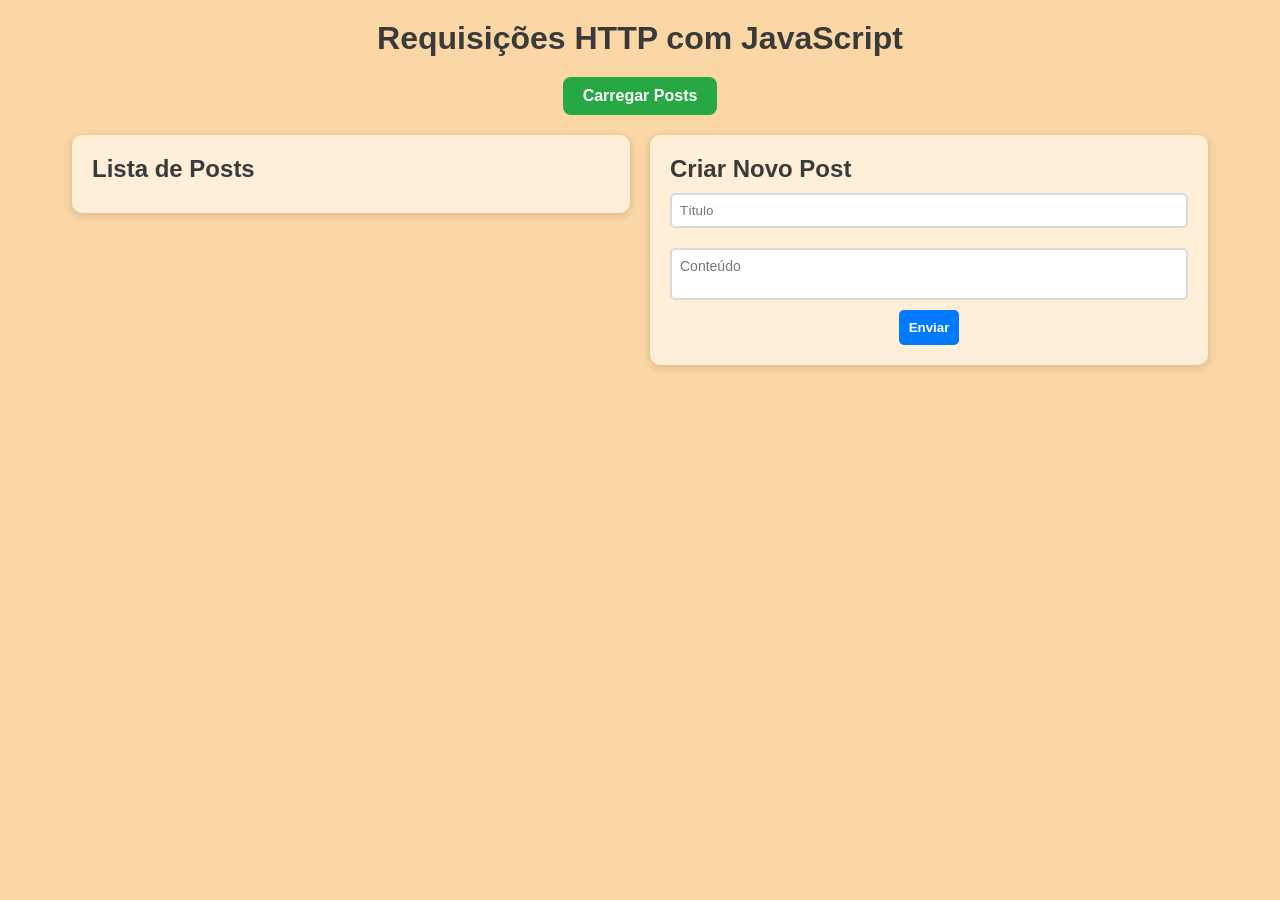
<file: web/atividades-web/TDE/TDE03/index.html>
<!DOCTYPE html>
<html lang="pt-BR">
<head>
    <meta charset="UTF-8">
    <meta name="viewport" content="width=device-width, initial-scale=1.0">
    <title>Requisições HTTP com JavaScript</title>
    <link rel="stylesheet" href="style.css">
</head>
<body>

    <h1>Requisições HTTP com JavaScript</h1>

    <button id="btnCarregar">Carregar Posts</button>

    <div class="container">
        
        <div class="bloco" id="bloco-posts">

            <h2>Lista de Posts</h2>
            <div id="resultado"></div>

        </div>

        <div class="bloco" id="bloco-form">

            <h2 id="titulo-form">Criar Novo Post</h2>

            <form id="mini-form">

                <input type="text" id="titulo" placeholder="Título" required>

                <textarea id="conteudo" placeholder="Conteúdo" required></textarea>

                <button type="submit">Enviar</button>

            </form>

        </div>

    </div>

    <script src="script.js"></script>

</body>
</html>
</file>
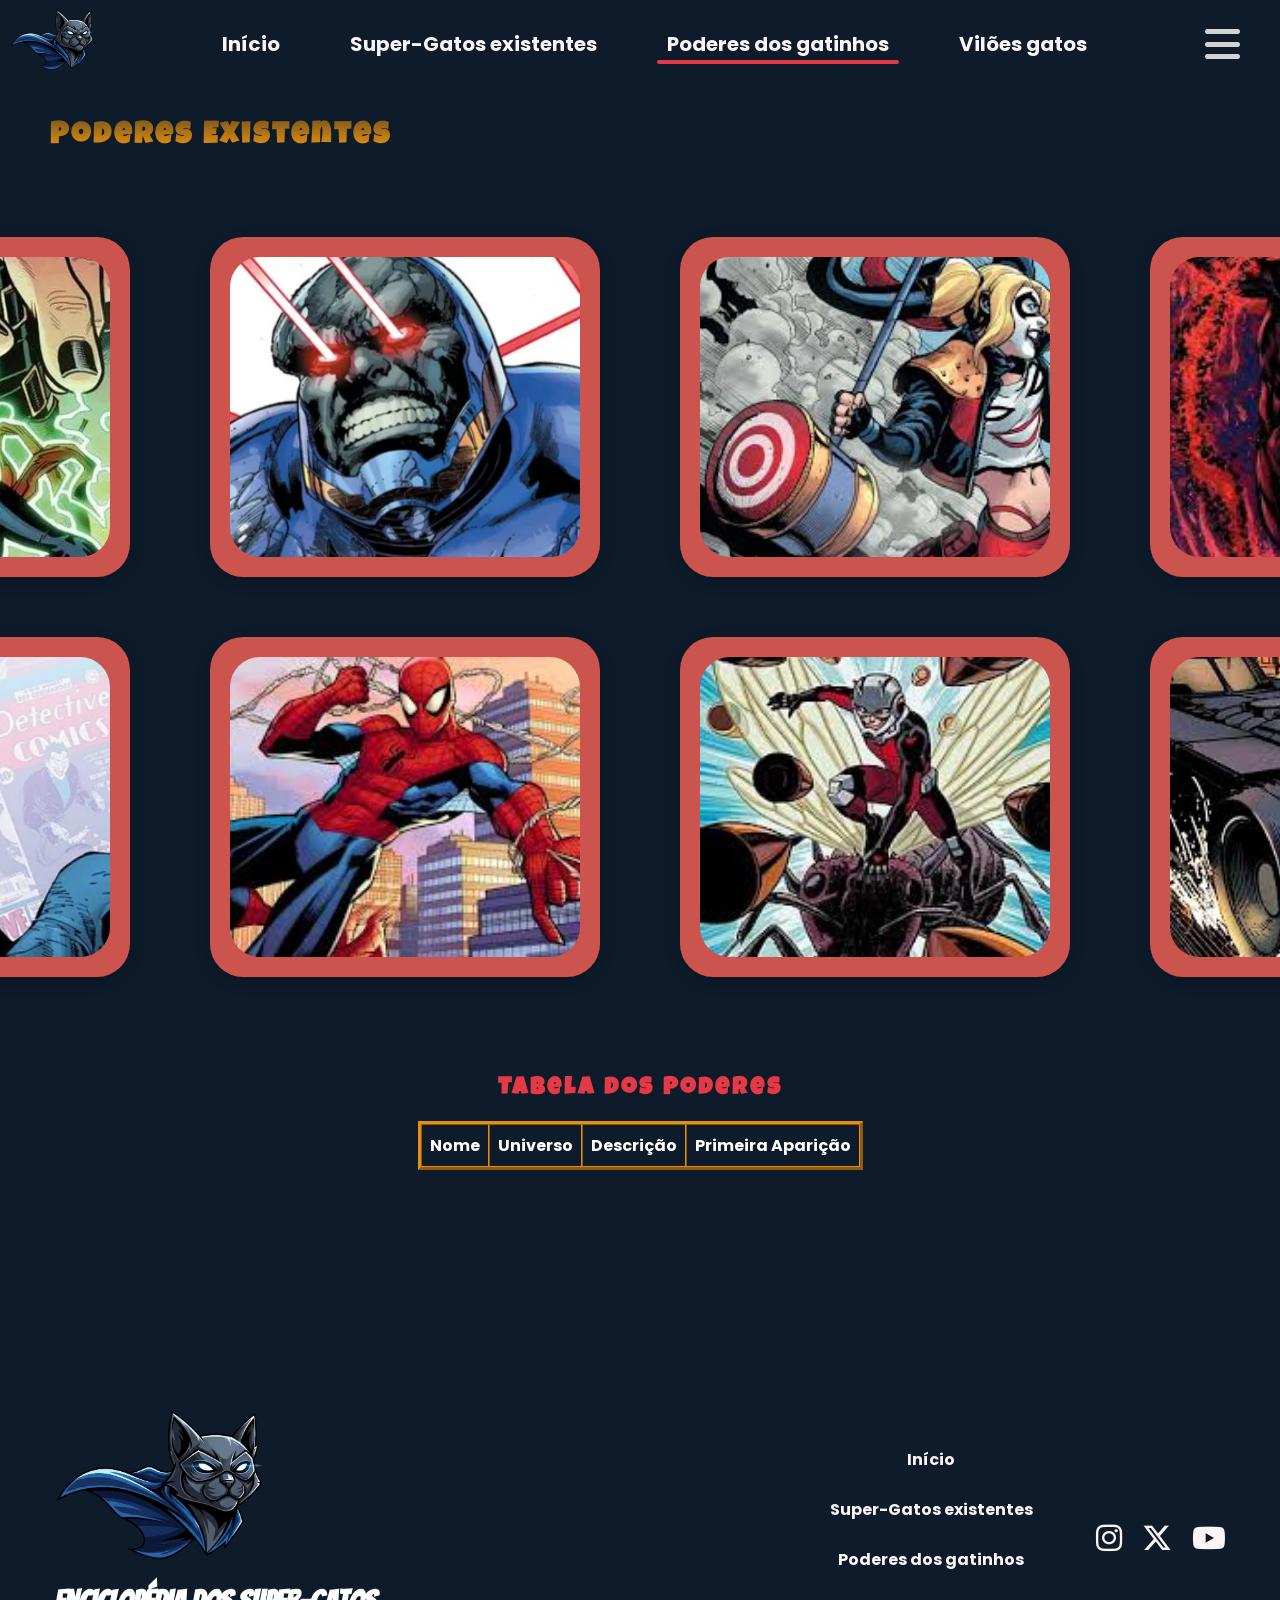
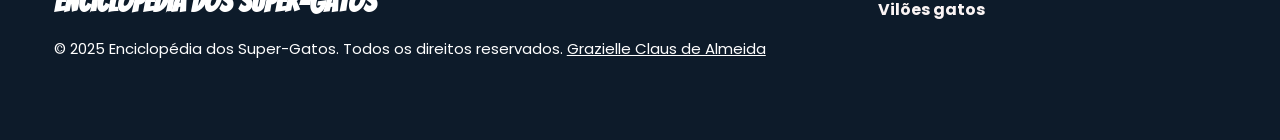
<file: web/enciclopedia/poderes.html>
<!DOCTYPE html>
<html lang="pt-br">
<head>

    <meta charset="UTF-8">
    <meta name="viewport" content="width=device-width, initial-scale=1.0">
    <link rel="stylesheet" href="https://cdnjs.cloudflare.com/ajax/libs/font-awesome/6.5.2/css/all.min.css">
    <link rel="stylesheet" href="poderes.css">
    <title>Página Poderes - Enciclopédia dos Super-Gatos</title>

</head>
<body>
    
    <header>

        <section>

            <div class="logo-site">

                <img src="imagens/logo-site.png" alt="logo do site" height="60">

            </div>

            <nav class="cabecalho">

                <a href="pagina-inicial.html">Início</a>
                <a href="super-gatos.html">Super-Gatos existentes</a>
                <a href="poderes.html" class="ativo">Poderes dos gatinhos</a>
                <a href="viloes-gatos.html">Vilões gatos</a>

            </nav>

            <div class="sanduiche">

                <i class="fa-solid fa-bars"></i>

            </div>
                
        </section>

    </header>

    <main>

        <h2 style="padding-left: 50px; font-size: 30px; color: #e48f0f; padding-top: 10px;">Poderes Existentes</h2>

        <div class="cards-containers">

            <div class="cards-containers-cima">

                <article class="card">

                    <img src="imagens/loki-poder.png" alt="Loki Poder">

                </article>

                <article class="card">

                    <img src="imagens/darkseid-poder.png" alt="Darkseid Poder">

                </article>

                <article class="card">

                    <img src="imagens/alerquina-poder.png" alt="Alerquina Poder">

                </article>

                <article class="card">

                    <img src="imagens/arraia-negra-poder.png" alt="Arraia negra Poder">

                </article>

            </div>

            <div class="cards-containers-baixo">

                <article class="card">

                    <img src="imagens/coringa-poder.png" alt="Coringa Poder">

                </article>

                <article class="card">

                    <img src="imagens/homem-aranha-poder.png" alt="Homem-aranha Poder">

                </article>

                <article class="card">

                    <img src="imagens/homem-formiga-poder.png" alt="Homem-formiga Poder">

                </article>

                <article class="card">

                    <img src="imagens/batman-poder.png" alt="Batman Poder">

                </article>

            </div>

        </div>

        <section class="tabela-poderes">

            <h2>Tabela dos Poderes</h2>

            <table border="3" cellspacing="0" cellpadding="8" style="border-color: #e48f0f;">

                <thead>

                    <tr>

                        <th>Nome</th>
                        <th>Universo</th>
                        <th>Descrição</th>
                        <th>Primeira Aparição</th>

                    </tr>

                </thead>

                <tbody>

                </tbody>

            </table>

        </section>

    </main>

    <footer>
            
        <div>

            <div class="logo-site-footer">

                <img src="imagens/logo-site.png" alt="logo do site" height="150">
                <h1>Enciclopédia dos Super-Gatos</h1>

            </div>

            <div>

                <span>
                    
                    © 2025 Enciclopédia dos Super-Gatos. Todos os direitos reservados. 
                    <a 
                        href="https://www.linkedin.com/in/grazielle-claus-de-almeida-988881357/"
                        style="color: white;">
                        Grazielle Claus de Almeida
                    </a>
                
                </span>

            </div>

        </div>

        <nav>

            <a href="pagina-inicial.html">Início</a>
            <a href="super-gatos.html">Super-Gatos existentes</a>
            <a href="poderes.html">Poderes dos gatinhos</a>
            <a href="viloes-gatos.html">Vilões gatos</a>

        </nav>

        <ul class="footer-icons">

            <li><a href="https://www.instagram.com/reel/DAZp8bmyWS6/"><i class="fa-brands fa-instagram"></a></i></li>
            <li><a href="https://x.com/LostMemeArchive/status/1959150614287720703"><i class="fa-brands fa-x-twitter"></a></i></li>
            <li><a href="https://www.youtube.com/watch?v=kvxCU_lQwKM"><i class="fa-brands fa-youtube"></a></i></li>
                
        </ul>

    </footer>

    <!-- <script src="poderes.js" ></script> -->

</body>
</html>
</file>
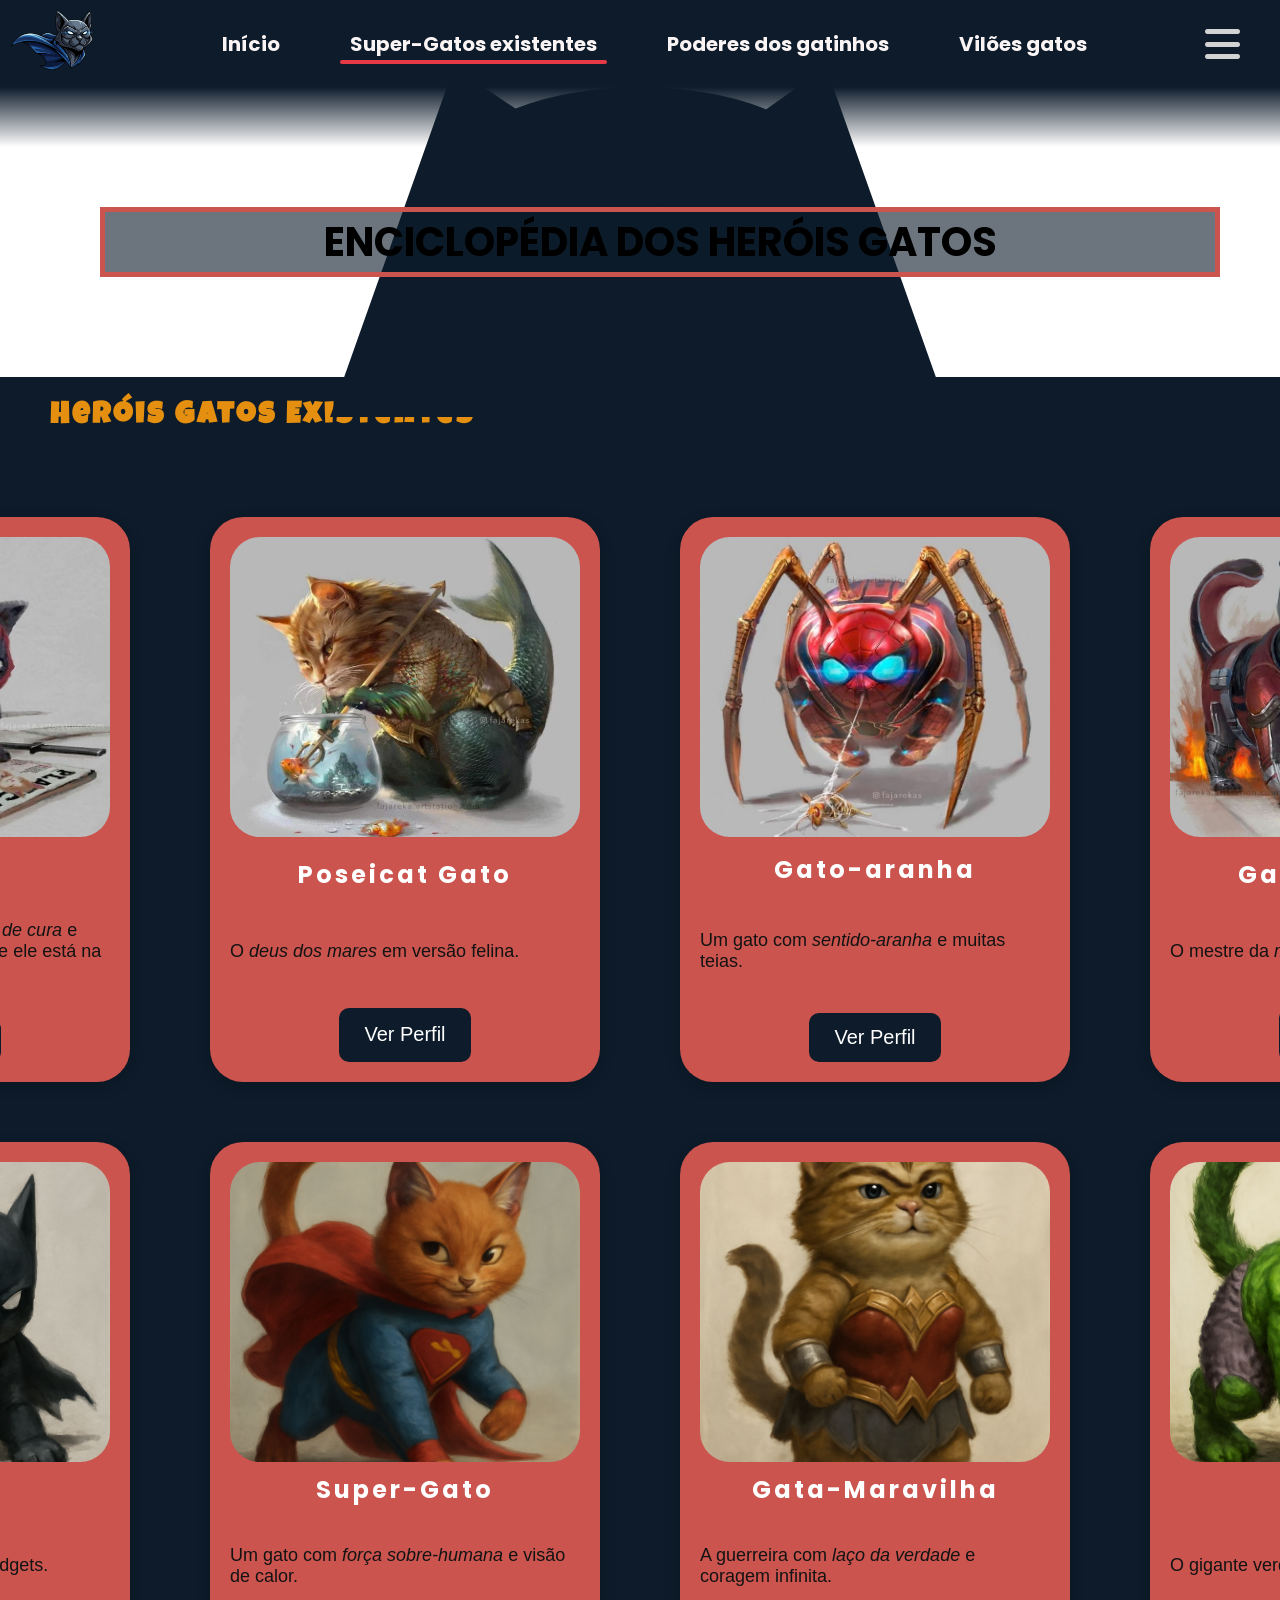
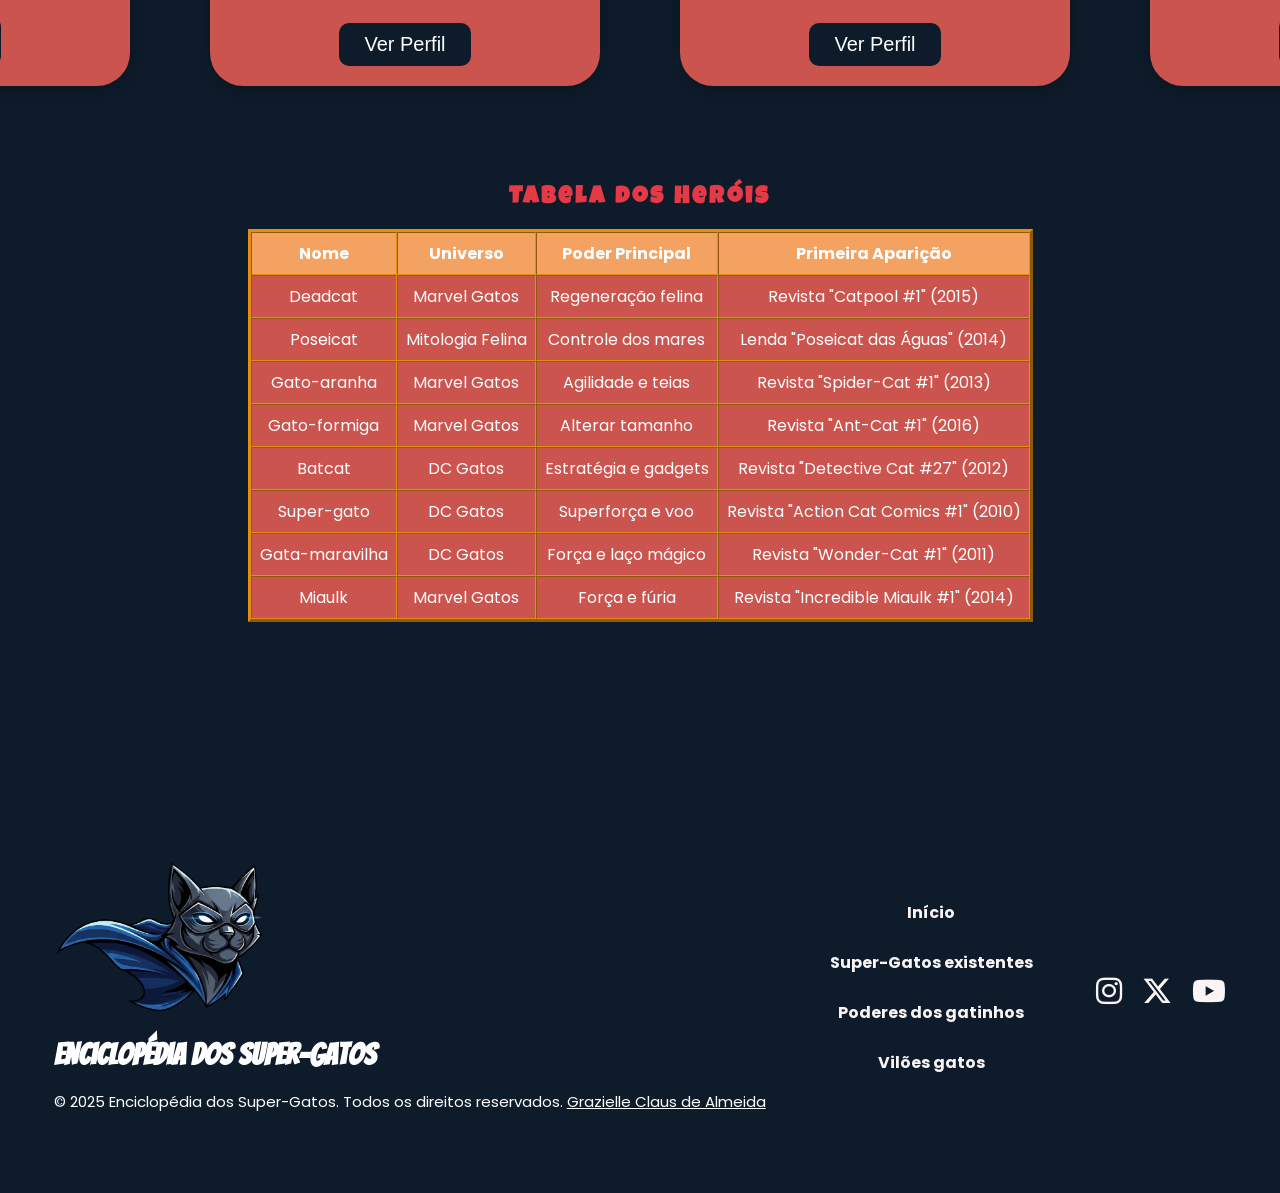
<file: web/enciclopedia/super-gatos.html>
<!DOCTYPE html>
<html lang="pt-br">
<head>

    <meta charset="UTF-8">
    <meta name="viewport" content="width=device-width, initial-scale=1.0">
    <link rel="stylesheet" href="https://cdnjs.cloudflare.com/ajax/libs/font-awesome/6.5.2/css/all.min.css">
    <link rel="stylesheet" href="super-gatos.css">
    <title>Página Inicial- Enciclopédia dos Super-Gatos</title>

</head>
<body>
    
    <header>

        <section>

            <div class="logo-site">

                <img src="imagens/logo-site.png" alt="logo do site" height="60">

            </div>

            <nav class="cabecalho">

                <a href="pagina-inicial.html">Início</a>
                <a href="super-gatos.html" class="ativo">Super-Gatos existentes</a>
                <a href="poderes.html">Poderes dos gatinhos</a>
                <a href="viloes-gatos.html">Vilões gatos</a>

            </nav>

            <div class="sanduiche">

                <i class="fa-solid fa-bars"></i>

            </div>
                
        </section>

    </header>

    <main>

        <div class="banner">

            <h1>ENCICLOPÉDIA DOS HERÓIS GATOS</h1>

        </div>

        <h2 style="padding-left: 50px; font-size: 30px; color: #e48f0f;">Heróis Gatos Existentes</h2>

        <div class="cards-containers">

            <div class="cards-containers-cima">

                <article class="card">

                    <img src="imagens/deadpool-gato.jpg" alt="Deadpool Gato">
                    <h2>Deadcat</h2>
                    <p>
                        O mercenário felino com <i>fator de cura</i> e muita zoeira!
                        Espera... Por que ele está na sessão de heróis??!
                    </p>
                    <button class="open-popup" data-popup="popup1">Ver Perfil</button>

                </article>

                <div id="popup1" class="popup-overlay">

                    <div class="popup-content">

                        <span class="popup-close" data-popup="popup1">&times;</span>
                        <h2><b>Deadcat</b></h2>
                        <img src="imagens/deadpool-gato.jpg" alt="Deadpool Gato">

                        <ul>
                            
                            <h3>⮑ Habilidades ⮐</h3>
                            <li><i>Regeneração rápida</i></li>
                            <li><i>Agilidade felina</i></li>
                            <li><i>Armas afiadas</i></li>

                        </ul>

                        <ol>

                            <h3>⮑ Feitos ⮐</h3>
                            <li>Derrotou uma gangue de ratos ninjas.</li>
                            <li>Sobreviveu a uma explosão de caixa de areia.</li>
                            <li>Virou meme interdimensional.</li>

                        </ol>

                        <p>Frase marcante: "Eu sou o <mark>caos</mark> em forma de gato!"</p>

                    </div>
                    
                </div>

                <article class="card">

                    <img src="imagens/poseidon-gato.png" alt="Poseidon Gato">
                    <h2>Poseicat Gato</h2>
                    <p>O <i>deus dos mares</i> em versão felina.</p>

                    <button class="open-popup" data-popup="popup2">Ver Perfil</button>

                </article>

                <div id="popup2" class="popup-overlay">

                    <div class="popup-content">
                        
                        <span class="popup-close" data-popup="popup2">&times;</span>
                        <h2><b>Poseicat</b></h2>
                        <img src="imagens/poseidon-gato.png" alt="Poseidon Gato">

                        <ul>

                            <h3>⮑ Habilidades ⮐</h3>
                            <li><i>Controle das águas</i></li>
                            <li><i>Força sobre-gatônica</i></li>
                            <li><i>Respiração subaquática</i></li>

                        </ul>

                        <ol>

                            <h3>⮑ Feitos ⮐</h3>
                            <li>Salvou navios cheios de peixes.</li>
                            <li>Derrotou o tubarão-cão.</li>
                            <li>Criou a tsunami de arranhadores.</li>

                        </ol>

                        <p>Frase marcante: "Quem domina o <mark>oceano</mark>, domina o mundo!"</p>

                    </div>

                </div>

                <article class="card">

                    <img src="imagens/homem-aranha-gato.jpg" alt="Homem-aranha Gato">
                    <h2>Gato-aranha</h2>
                    <p>Um gato com <i>sentido-aranha</i> e muitas teias.</p>
                    <button class="open-popup" data-popup="popup3">Ver Perfil</button>

                </article>

                  <div id="popup3" class="popup-overlay">

                    <div class="popup-content">
                        
                        <span class="popup-close" data-popup="popup3">&times;</span>
                        <h2><b>Gato-Aranha</b></h2>
                        <img src="imagens/homem-aranha-gato.jpg" alt="Homem-aranha Gato">

                        <ul>

                            <h3>⮑ Habilidades ⮐</h3>
                            <li><i>Escalar paredes</i></li>
                            <li><i>Sentido felino-aranha</i></li>
                            <li><i>Disparo de teias</i></li>

                        </ul>

                        <ol>

                            <h3>⮑ Feitos ⮐</h3>
                            <li>Salvou gatinhos presos em árvores.</li>
                            <li>Impediu um assalto a uma pet shop.</li>
                            <li>Derrotou o rato-duende.</li>

                        </ol>

                        <p>Frase marcante: "Com grandes <mark>garras</mark>, vêm grandes responsabilidades."</p>

                    </div>

                </div>

                <article class="card">

                    <img src="imagens/homem-formiga-gato.jpg" alt="Homem-formiga Gato">
                    <h2>Gato-formiga</h2>
                    <p>O mestre da <i>mudança de tamanho</i>.</p>
                    <button class="open-popup" data-popup="popup4">Ver Perfil</button>

                </article>

                <div id="popup4" class="popup-overlay">

                    <div class="popup-content">

                        <span class="popup-close" data-popup="popup4">&times;</span>
                        <h2><b>Gato-Formiga</b></h2>
                        <img src="imagens/homem-formiga-gato.jpg" alt="Homem-formiga Gato">

                        <ul>

                            <h3>⮑ Habilidades ⮐</h3>
                            <li><i>Miniaturização</i></li>
                            <li><i>Crescimento gigante</i></li>
                            <li><i>Comunicação com formigas</i></li>

                        </ul>

                        <ol>

                            <h3>⮑ Feitos ⮐</h3>
                            <li>Entrou num buraco de rato e venceu.</li>
                            <li>Virou gigante e espantou cachorros.</li>
                            <li>Organizou um exército de formigas aliadas.</li>

                        </ol>

                        <p>Frase marcante: "O tamanho não importa, o que vale é o <mark>instinto felino</mark>."</p>

                    </div>

                </div>

            </div>

            <div class="cards-containers-baixo">

                <article class="card">

                    <img src="imagens/batman-gato.png" alt="Batman Gato">
                    <h2>Batcat</h2>
                    <p>Um felino com <i>estratégia</i> e gadgets.</p>
                    <button class="open-popup" data-popup="popup5">Ver Perfil</button>

                </article>

                <div id="popup5" class="popup-overlay">

                    <div class="popup-content">

                        <span class="popup-close" data-popup="popup5">&times;</span>
                        <h2><b>Batcat</b></h2>
                        <img src="imagens/batman-gato.png" alt="Batman Gato">

                        <ul>

                            <h3>⮑ Habilidades ⮐</h3>
                            <li><i>Inteligência estratégica</i></li>
                            <li><i>Arsenal de gadgets</i></li>
                            <li><i>Habilidades furtivas</i></li>

                        </ul>

                        <ol>

                            <h3>⮑ Feitos ⮐</h3>
                            <li>Protegeu a CatGotham.</li>
                            <li>Venceu o Coringa-gato.</li>
                            <li>Criou a Bat-caixa de areia.</li>

                        </ol>

                        <p>Frase marcante: "Eu sou a <mark>sombra</mark> da noite."</p>

                    </div>

                </div>

                <article class="card">

                    <img src="imagens/superman-gato.png" alt="Super-Gato">
                    <h2>Super-Gato</h2>
                    <p>Um gato com <i>força sobre-humana</i> e visão de calor.</p>
                    <button class="open-popup" data-popup="popup6">Ver Perfil</button>

                </article>

                  <div id="popup6" class="popup-overlay">

                    <div class="popup-content">

                        <span class="popup-close" data-popup="popup6">&times;</span>
                        <h2><b>Super-Gato</b></h2>
                        <img src="imagens/superman-gato.png" alt="Super-Gato">

                        <ul>

                            <h3>⮑ Habilidades ⮐</h3>
                            <li><i>Super força</i></li>
                            <li><i>Visão de calor</i></li>
                            <li><i>Voo supersônico</i></li>

                        </ul>

                        <ol>

                            <h3>⮑ Feitos ⮐</h3>
                            <li>Salvou gatinhos de um incêndio.</li>
                            <li>Impediu a queda de um arranhador gigante.</li>
                            <li>Derrotou o Luthor-dog.</li>

                        </ol>

                        <p>Frase marcante: "A justiça é mais rápida que um <mark>miau supersônico</mark>."</p>

                    </div>

                </div>

                <article class="card">

                    <img src="imagens/mulher-maravilha-gato.png" alt="Gata-Maravilha">
                    <h2>Gata-Maravilha</h2>
                    <p>A guerreira com <i>laço da verdade</i> e coragem infinita.</p>
                    <button class="open-popup" data-popup="popup7">Ver Perfil</button>

                </article>

                <div id="popup7" class="popup-overlay">

                    <div class="popup-content">

                        <span class="popup-close" data-popup="popup7">&times;</span>
                        <h2><b>Gato-Maravilha</b></h2>
                        <img src="imagens/mulher-maravilha-gato.png" alt="Gata-Maravilha">

                        <ul>

                            <h3>⮑ Habilidades ⮐</h3>
                            <li><i>Laço da verdade</i></li>
                            <li><i>Força felina</i></li>
                            <li><i>Treinamento de guerreira</i></li>

                        </ul>

                        <ol>

                            <h3>⮑ Feitos ⮐</h3>
                            <li>Venceu a guerra dos ratos amazonas.</li>
                            <li>Protegeu a ilha Miaumiscira.</li>
                            <li>Enfrentou deuses felinos antigos.</li>

                        </ol>

                        <p>Frase marcante: "A <mark>verdade</mark> sempre vence."</p>

                    </div>

                </div>

                <article class="card">

                    <img src="imagens/Miaulk.png" alt="Miaulk">
                    <h2>Miaulk</h2>
                    <p>O gigante verde com <i>força esmagadora</i>.</p>
                    <button class="open-popup" data-popup="popup8">Ver Perfil</button>

                </article>

                <div id="popup8" class="popup-overlay">

                    <div class="popup-content">

                        <span class="popup-close" data-popup="popup8">&times;</span>
                        <h2><b>Miaulk</b></h2>
                        <img src="imagens/Miaulk.png" alt="Miaulk">

                        <ul>

                            <h3>⮑ Habilidades ⮐</h3>
                            <li><i>Força bruta</i></li>
                            <li><i>Regeneração</i></li>
                            <li><i>Resistência absurda</i></li>

                        </ul>

                        <ol>

                            <h3>⮑ Feitos ⮐</h3>
                            <li>Destruiu a gaiola da Hydra-dog.</li>
                            <li>Sobreviveu a explosões de catnip.</li>
                            <li>Venceu o exército do Abomi-rato.</li>

                        </ol>

                        <p>Frase marcante: "<mark>Miaulk</mark> esmaga!"</p>

                    </div>

                </div>

            </div>

        </div>

        <section class="tabela-herois">

            <h2>Tabela dos Heróis</h2>

            <table border="3" cellspacing="0" cellpadding="8" style="border-color: #e48f0f;">

                <thead>

                    <tr>
                        <th>Nome</th>
                        <th>Universo</th>
                        <th>Poder Principal</th>
                        <th>Primeira Aparição</th>
                    </tr>

                </thead>

                <tbody>

                    <tr>

                        <td>Deadcat</td>
                        <td>Marvel Gatos</td>
                        <td>Regeneração felina</td>
                        <td>Revista "Catpool #1" (2015)</td>

                    </tr>

                    <tr>

                        <td>Poseicat</td>
                        <td>Mitologia Felina</td>
                        <td>Controle dos mares</td>
                        <td>Lenda "Poseicat das Águas" (2014)</td>

                    </tr>

                    <tr>

                        <td>Gato-aranha</td>
                        <td>Marvel Gatos</td>
                        <td>Agilidade e teias</td>
                        <td>Revista "Spider-Cat #1" (2013)</td>

                    </tr>

                    <tr>

                        <td>Gato-formiga</td>
                        <td>Marvel Gatos</td>
                        <td>Alterar tamanho</td>
                        <td>Revista "Ant-Cat #1" (2016)</td>

                    </tr>

                    <tr>

                        <td>Batcat</td>
                        <td>DC Gatos</td>
                        <td>Estratégia e gadgets</td>
                        <td>Revista "Detective Cat #27" (2012)</td>

                    </tr>

                    <tr>

                        <td>Super-gato</td>
                        <td>DC Gatos</td>
                        <td>Superforça e voo</td>
                        <td>Revista "Action Cat Comics #1" (2010)</td>

                    </tr>
                    
                    <tr>

                        <td>Gata-maravilha</td>
                        <td>DC Gatos</td>
                        <td>Força e laço mágico</td>
                        <td>Revista "Wonder-Cat #1" (2011)</td>

                    </tr>

                    <tr>

                        <td>Miaulk</td>
                        <td>Marvel Gatos</td>
                        <td>Força e fúria</td>
                        <td>Revista "Incredible Miaulk #1" (2014)</td>

                    </tr>

                </tbody>

            </table>
            
        </section>

    </main>

    <footer>
            
        <div>

            <div class="logo-site-footer">

                <img src="imagens/logo-site.png" alt="logo do site" height="150">
                <h1>Enciclopédia dos Super-Gatos</h1>

            </div>

            <div>

                <span>
                    
                    © 2025 Enciclopédia dos Super-Gatos. Todos os direitos reservados. 
                    <a 
                        href="https://www.linkedin.com/in/grazielle-claus-de-almeida-988881357/"
                        style="color: white;">
                        Grazielle Claus de Almeida
                    </a>
                
                </span>

            </div>

        </div>

        <nav>

            <a href="pagina-inicial.html">Início</a>
            <a href="super-gatos.html">Super-Gatos existentes</a>
            <a href="poderes.html">Poderes dos gatinhos</a>
            <a href="viloes-gatos.html">Vilões gatos</a>

        </nav>

        <ul class="footer-icons">

            <li><a href="https://www.instagram.com/reel/DAZp8bmyWS6/"><i class="fa-brands fa-instagram"></a></i></li>
            <li><a href="https://x.com/LostMemeArchive/status/1959150614287720703"><i class="fa-brands fa-x-twitter"></a></i></li>
            <li><a href="https://www.youtube.com/watch?v=kvxCU_lQwKM"><i class="fa-brands fa-youtube"></a></i></li>
                
        </ul>

    </footer>

    <script src="super-gatos.js" ></script>

</body>
</html>
</file>
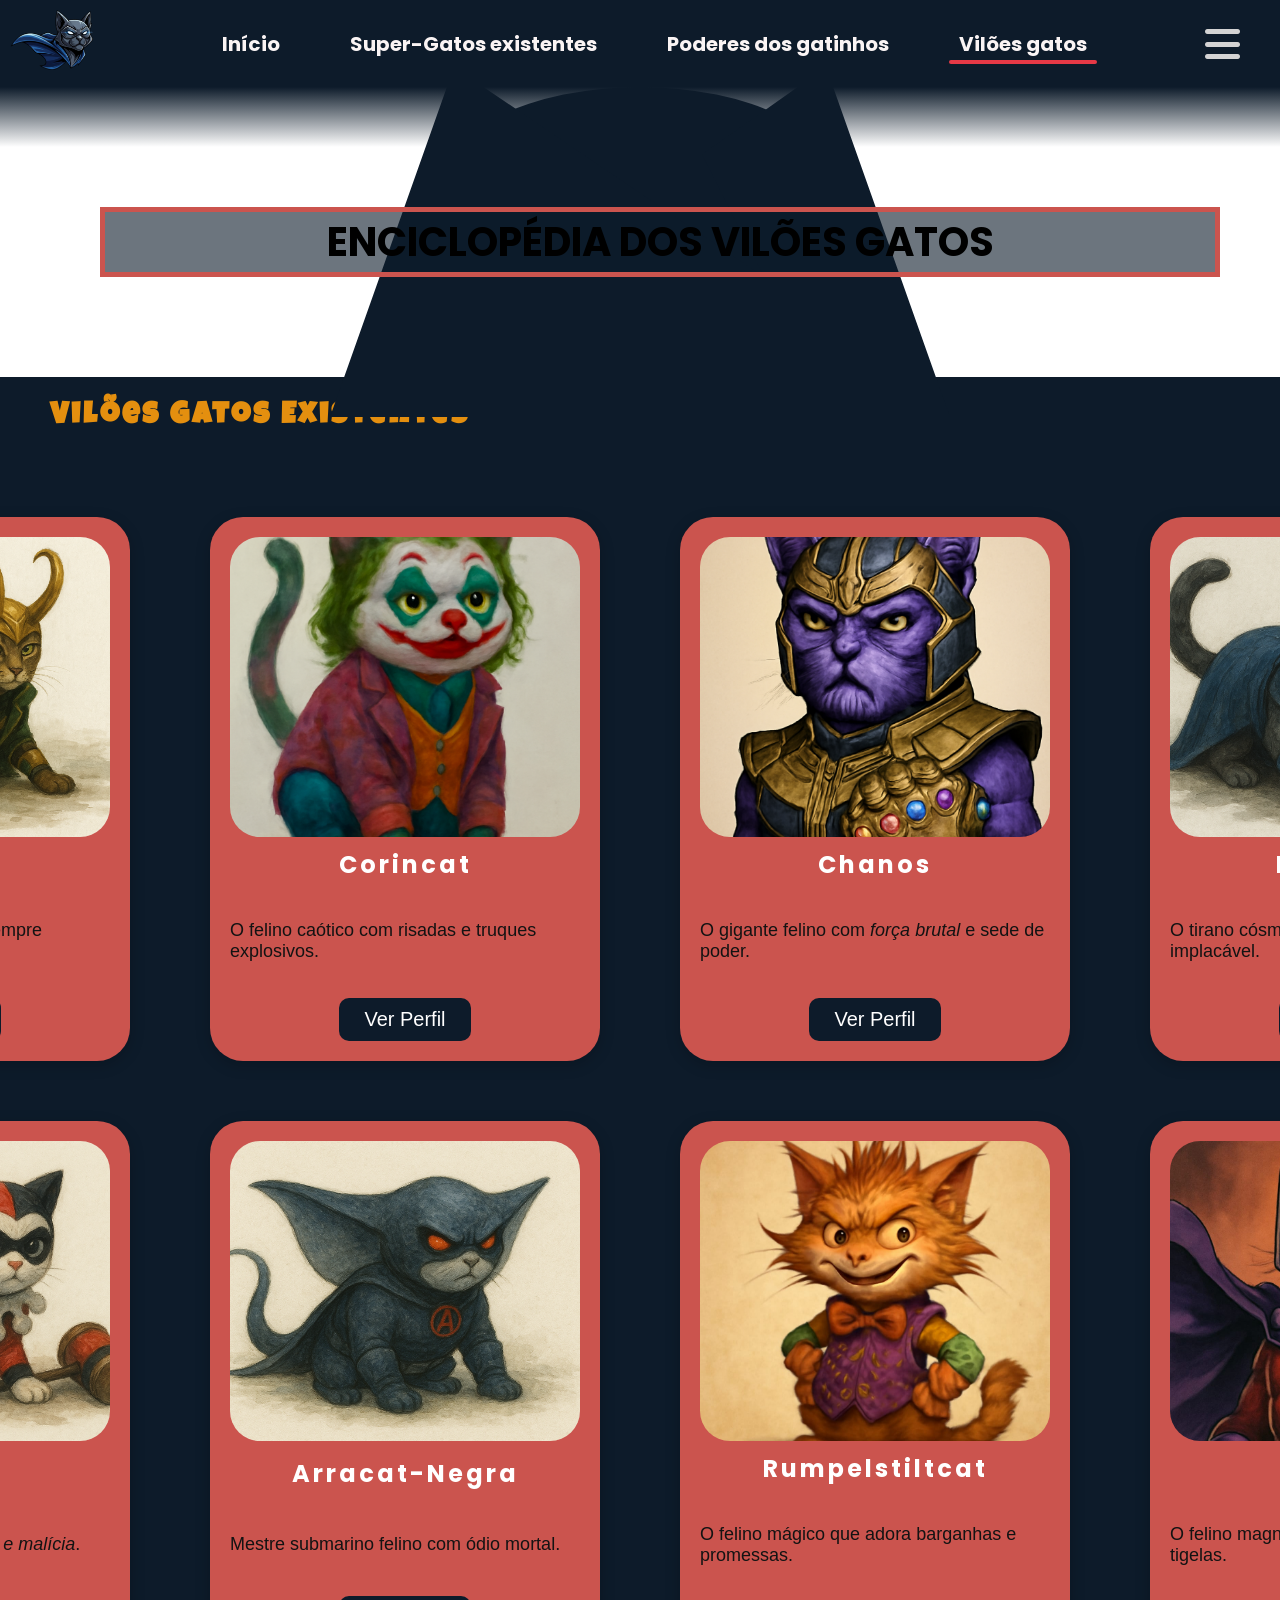
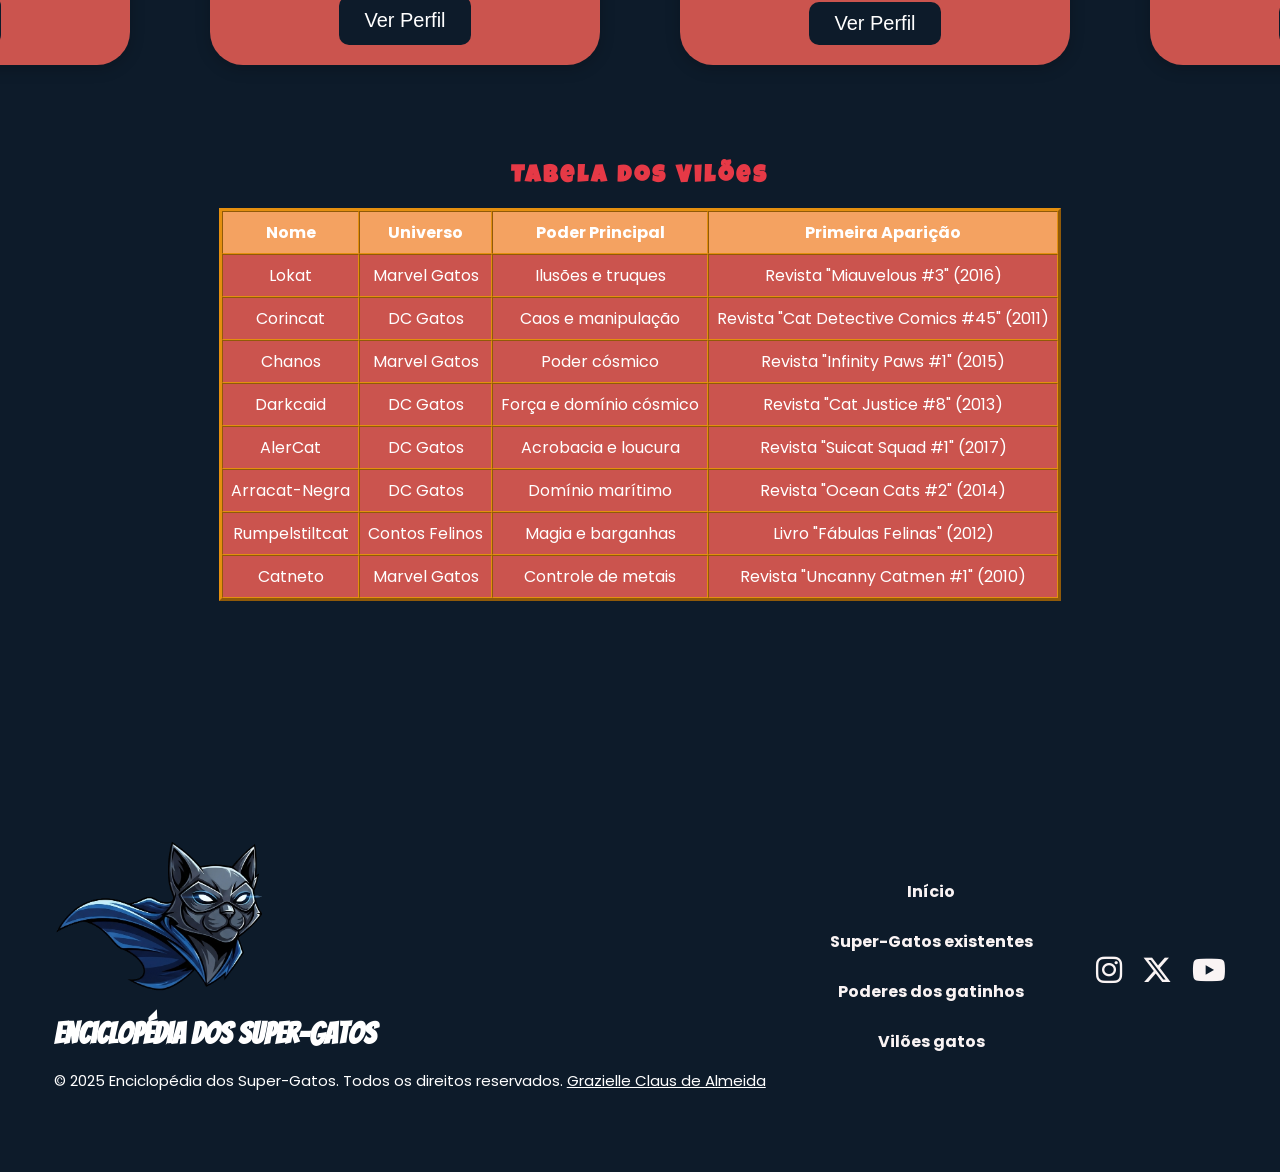
<file: web/enciclopedia/viloes-gatos.html>
<!DOCTYPE html>
<html lang="pt-br">
<head>

    <meta charset="UTF-8">
    <meta name="viewport" content="width=device-width, initial-scale=1.0">
    <link rel="stylesheet" href="https://cdnjs.cloudflare.com/ajax/libs/font-awesome/6.5.2/css/all.min.css">
    <link rel="stylesheet" href="viloes-gatos.css">
    <title>Página Inicial- Enciclopédia dos Super-Gatos</title>

</head>
<body>
    
    <header>

        <section>

            <div class="logo-site">

                <img src="imagens/logo-site.png" alt="logo do site" height="60">

            </div>

            <nav class="cabecalho">

                <a href="pagina-inicial.html">Início</a>
                <a href="super-gatos.html">Super-Gatos existentes</a>
                <a href="poderes.html">Poderes dos gatinhos</a>
                <a href="viloes-gatos.html" class="ativo">Vilões gatos</a>

            </nav>

            <div class="sanduiche">

                <i class="fa-solid fa-bars"></i>

            </div>
                
        </section>

    </header>

    <main>

        <div class="banner">

            <h1>ENCICLOPÉDIA DOS VILÕES GATOS</h1>

        </div>

        <h2 style="padding-left: 50px; font-size: 30px; color: #e48f0f;">Vilões Gatos Existentes</h2>

        <div class="cards-containers">

            <div class="cards-containers-cima">

                <article class="card">

                    <img src="imagens/loki-gato.png" alt="Loki Gato">
                    <h2>Lokat</h2>
                    <p>O mestre da trapaça felina, sempre aprontando com suas ilusões.</p>
                    <button class="open-popup" data-popup="popup1">Ver Perfil</button>

                </article>

                <div id="popup1" class="popup-overlay">

                    <div class="popup-content">

                        <span class="popup-close" data-popup="popup1">&times;</span>
                        <h2><b>Lokat</b></h2>
                        <img src="imagens/loki-gato.png" alt="Loki Gato">

                        <ul>

                            <li><i>Ilusões enganosas</i></li>
                            <li><i>Transformação felina</i></li>
                            <li><i>Manipulação mental</i></li>

                        </ul>

                        <ol>

                            <li>Causou guerra entre gatos de rua e domésticos</li>
                            <li>Roubou a tigela de leite sagrado de Asgato</li>
                            <li>Enganou o Super-Gato com ilusões</li>

                        </ol>

                        <p>Frase marcante: <mark>"Confiança é só uma ilusão."</mark><br><mark>"Todos os gatos são meus peões."</mark></p>

                    </div>
                    
                </div>

                <article class="card">

                    <img src="imagens/coringa-cat.png" alt="Coringa Gato">
                    <h2>Corincat</h2>
                    <p>O felino caótico com risadas e truques explosivos.</p>

                    <button class="open-popup" data-popup="popup2">Ver Perfil</button>

                </article>

                <div id="popup2" class="popup-overlay">

                    <div class="popup-content">
                        
                        <span class="popup-close" data-popup="popup2">&times;</span>
                        <h2><b>Corincat</b></h2>
                        <img src="imagens/coringa-cat.png" alt="Coringa Gato">

                        <ul>

                            <li><i>Truques explosivos</i></li>
                            <li><i>Riso maléfico</i></li>
                            <li><i>Manipulação psicológica</i></li>

                        </ul>

                        <ol>

                            <li>Destruiu a feira de ratos</li>
                            <li>Colocou o Super-Gato contra os aliados</li>
                            <li>Virou terror dos gatinhos do bairro</li>

                        </ol>

                        <p>Frase marcante: <mark>"O riso é a arma mais perigosa.</mark><br>Caos é meu nome."</p>

                    </div>

                </div>

                <article class="card">

                    <img src="imagens/thanos-cat.png" alt="Thanos Gato">
                    <h2>Chanos</h2>
                    <p>O gigante felino com <i>força brutal</i> e sede de poder.</p>
                    <button class="open-popup" data-popup="popup3">Ver Perfil</button>

                </article>

                  <div id="popup3" class="popup-overlay">

                    <div class="popup-content">
                        
                        <span class="popup-close" data-popup="popup3">&times;</span>
                        <h2><b>Chanos</b></h2>
                        <img src="imagens/thanos-cat.png" alt="Thanos Gato">

                        <ul>

                            <li><i>Força extrema</i></li>
                            <li><i>Manipulação de artefatos felinos</i></li>
                            <li><i>Planejamento estratégico cruel</i></li>

                        </ul>

                        <ol>

                            <li>Destruiu metade do arranhadouro felino</li>
                            <li>Roubou todas as bolinhas de gude</li>
                            <li>Dominou os gatos da vizinhança</li>

                        </ol>

                        <p>Frase marcante: "O universo é meu playground."<br><mark>"Nada resiste à minha força."</mark></p>

                    </div>

                </div>

                <article class="card">

                    <img src="imagens/darkseid-gato.png" alt="Darkseid Gato">
                    <h2>Darkcaid</h2>
                    <p>O tirano cósmico felino, poderoso e implacável.</p>
                    <button class="open-popup" data-popup="popup4">Ver Perfil</button>

                </article>

                <div id="popup4" class="popup-overlay">

                    <div class="popup-content">

                        <span class="popup-close" data-popup="popup4">&times;</span>
                        <h2><b>Darkcaid</b></h2>
                        <img src="imagens/darkseid-gato.png" alt="Darkseid Gato">

                        <ul>

                            <li><i>Rajada ômega felina</i></li>
                            <li><i>Força descomunal</i></li>
                            <li><i>Controle mental limitado</i></li>

                        </ul>

                        <ol>

                            <li>Aniquilou a torre de arranhadores da cidade</li>
                            <li>Transformou os ratos em escravos</li>
                            <li>Destruiu o estoque de petiscos especiais</li>

                        </ol>

                        <p>Frase marcante: "A escuridão domina."<br><mark>"Ninguém escapa da minha fúria."</mark></p>

                    </div>

                </div>

            </div>

            <div class="cards-containers-baixo">

                <article class="card">

                    <img src="imagens/alerquina-gato.png" alt="Alerquina Gato">
                    <h2>AlerCat</h2>
                    <p>A louca felina com <i>acrobacias e malícia</i>.</p>
                    <button class="open-popup" data-popup="popup5">Ver Perfil</button>

                </article>

                <div id="popup5" class="popup-overlay">

                    <div class="popup-content">

                        <span class="popup-close" data-popup="popup5">&times;</span>
                        <h2><b>AlerCat</b></h2>
                        <img src="imagens/alerquina-gato.png" alt="Alerquina Gato">

                        <ul>

                            <li><i>Acrobacias felinas</i></li>
                            <li><i>Malícia extrema</i></li>
                            <li><i>Marretadas divertidas</i></li>

                        </ul>

                        <ol>

                            <li>Quebrou todos os vasos do parque</li>
                            <li>Assustou gatinhos novatos</li>
                            <li>Invadiu a festa do Super-Gato</li>

                        </ol>

                        <p>Frase marcante: "Louca? Apenas <mark>criativa</mark>."</mark><br>"A diversão é o caos."</p>

                    </div>

                </div>

                <article class="card">

                    <img src="imagens/arraia-negra-gato.png" alt="Arraia-Negra Gato">
                    <h2>Arracat-Negra</h2>
                    <p>Mestre submarino felino com ódio mortal.</p>
                    <button class="open-popup" data-popup="popup6">Ver Perfil</button>

                </article>

                  <div id="popup6" class="popup-overlay">

                    <div class="popup-content">

                        <span class="popup-close" data-popup="popup6">&times;</span>
                        <h2><b>Arracat-Negra</b></h2>
                        <img src="imagens/arraia-negra-gato.png" alt="Arraia-Negra Gato">

                        <ul>

                            <li><i>Controle das águas</i></li>
                            <li><i>Ataques submarinos</i></li>
                            <li><i>Força letal</i></li>

                        </ul>

                        <ol>

                            <li>Afundou barcos de gatinhos pescadores</li>
                            <li>Assustou todos os gatos do cais</li>
                            <li>Roubo de pérolas e arranhadores</li>

                        </ol>

                        <p>Frase marcante: <mark>"O mar é meu domínio."</mark><br>"Todos se curvarão."</p>

                    </div>

                </div>

                <article class="card">

                    <img src="imagens/rumpelstiltskin-gato.jfif" alt="Rumpelstiltskin">
                    <h2>Rumpelstiltcat</h2>
                    <p>O felino mágico que adora barganhas e promessas.</p>
                    <button class="open-popup" data-popup="popup7">Ver Perfil</button>

                </article>

                <div id="popup7" class="popup-overlay">

                    <div class="popup-content">

                        <span class="popup-close" data-popup="popup7">&times;</span>
                        <h2><b>Rumpelstiltcat</b></h2>
                    <img src="imagens/rumpelstiltskin-gato.jfif" alt="Rumpelstiltskin">

                        <ul>

                            <li><i>Controle de patos</i></li>
                            <li><i>Barganhas e contratos</i></li>
                            <li><i>Manipulação de destino</i></li>

                        </ul>

                        <ol>

                            <li>Enganou todos os gatos do vilarejo</li>
                            <li>Fez o Chrek perder sua ração favorita</li>
                            <li>Transformou arranhadores em armadilhas</li>

                        </ol>

                        <p>Frase marcante: <mark>"Toda promessa tem preço."</mark><br>"Enganar é a arte."</p>

                    </div>

                </div>

                <article class="card">

                    <img src="imagens/magneto-gato.jpg" alt="Magneto Gato">
                    <h2>Catneto</h2>
                    <p>O felino magnético, mestre do metal e das tigelas.</p>
                    <button class="open-popup" data-popup="popup8">Ver Perfil</button>

                </article>

                <div id="popup8" class="popup-overlay">

                    <div class="popup-content">

                        <span class="popup-close" data-popup="popup8">&times;</span>
                        <h2><b>Catneto</b></h2>
                        <img src="imagens/magneto-gato.jpg" alt="Magneto Gato">

                        <ul>

                            <li><i>Controle de metais</i></li>
                            <li><i>Manipulação de objetos metálicos</i></li>
                            <li><i>Estratégia de batalha</i></li>

                        </ul>

                        <ol>

                            <li>Arruinou todos os brinquedos metálicos do bairro</li>
                            <li>Dominou gatos rivais com tigelas magnéticas</li>
                            <li>Invadiu a fábrica de ração metálica</li>

                        </ol>

                        <p>Frase marcante: <mark>"O metal obedece a mim."</mark><br>"Nada escapa do meu magnetismo."</p>

                    </div>

                </div>

            </div>

        </div>

        <section class="tabela-viloes">

            <h2>Tabela dos Vilões</h2>

            <table border="3" cellspacing="0" cellpadding="8" style="border-color: #e48f0f;">

                <thead>

                    <tr>

                        <th>Nome</th>
                        <th>Universo</th>
                        <th>Poder Principal</th>
                        <th>Primeira Aparição</th>

                    </tr>

                </thead>

                <tbody>

                    <tr>

                        <td>Lokat</td>
                        <td>Marvel Gatos</td>
                        <td>Ilusões e truques</td>
                        <td>Revista "Miauvelous #3" (2016)</td>

                    </tr>

                    <tr>

                        <td>Corincat</td>
                        <td>DC Gatos</td>
                        <td>Caos e manipulação</td>
                        <td>Revista "Cat Detective Comics #45" (2011)</td>

                    </tr>

                    <tr>

                        <td>Chanos</td>
                        <td>Marvel Gatos</td>
                        <td>Poder cósmico</td>
                        <td>Revista "Infinity Paws #1" (2015)</td>

                    </tr>

                    <tr>

                        <td>Darkcaid</td>
                        <td>DC Gatos</td>
                        <td>Força e domínio cósmico</td>
                        <td>Revista "Cat Justice #8" (2013)</td>

                    </tr>

                    <tr>

                        <td>AlerCat</td>
                        <td>DC Gatos</td>
                        <td>Acrobacia e loucura</td>
                        <td>Revista "Suicat Squad #1" (2017)</td>

                    </tr>

                    <tr>

                        <td>Arracat-Negra</td>
                        <td>DC Gatos</td>
                        <td>Domínio marítimo</td>
                        <td>Revista "Ocean Cats #2" (2014)</td>

                    </tr>

                    <tr>

                        <td>Rumpelstiltcat</td>
                        <td>Contos Felinos</td>
                        <td>Magia e barganhas</td>
                        <td>Livro "Fábulas Felinas" (2012)</td>

                    </tr>

                    <tr>

                        <td>Catneto</td>
                        <td>Marvel Gatos</td>
                        <td>Controle de metais</td>
                        <td>Revista "Uncanny Catmen #1" (2010)</td>

                    </tr>

                </tbody>

            </table>

        </section>

    </main>

    <footer>
            
        <div>

            <div class="logo-site-footer">

                <img src="imagens/logo-site.png" alt="logo do site" height="150">
                <h1>Enciclopédia dos Super-Gatos</h1>

            </div>

            <div>

                <span>
                    
                    © 2025 Enciclopédia dos Super-Gatos. Todos os direitos reservados. 
                    <a 
                        href="https://www.linkedin.com/in/grazielle-claus-de-almeida-988881357/"
                        style="color: white;">
                        Grazielle Claus de Almeida
                    </a>
                
                </span>

            </div>

        </div>

        <nav>

            <a href="pagina-inicial.html">Início</a>
            <a href="super-gatos.html">Super-Gatos existentes</a>
            <a href="poderes.html">Poderes dos gatinhos</a>
            <a href="viloes-gatos.html">Vilões gatos</a>

        </nav>

        <ul class="footer-icons">

            <li><a href="https://www.instagram.com/reel/DAZp8bmyWS6/"><i class="fa-brands fa-instagram"></a></i></li>
            <li><a href="https://x.com/LostMemeArchive/status/1959150614287720703"><i class="fa-brands fa-x-twitter"></a></i></li>
            <li><a href="https://www.youtube.com/watch?v=kvxCU_lQwKM"><i class="fa-brands fa-youtube"></a></i></li>
                
        </ul>

    </footer>

    <script src="viloes-gatos.js" ></script>

</body>
</html>
</file>
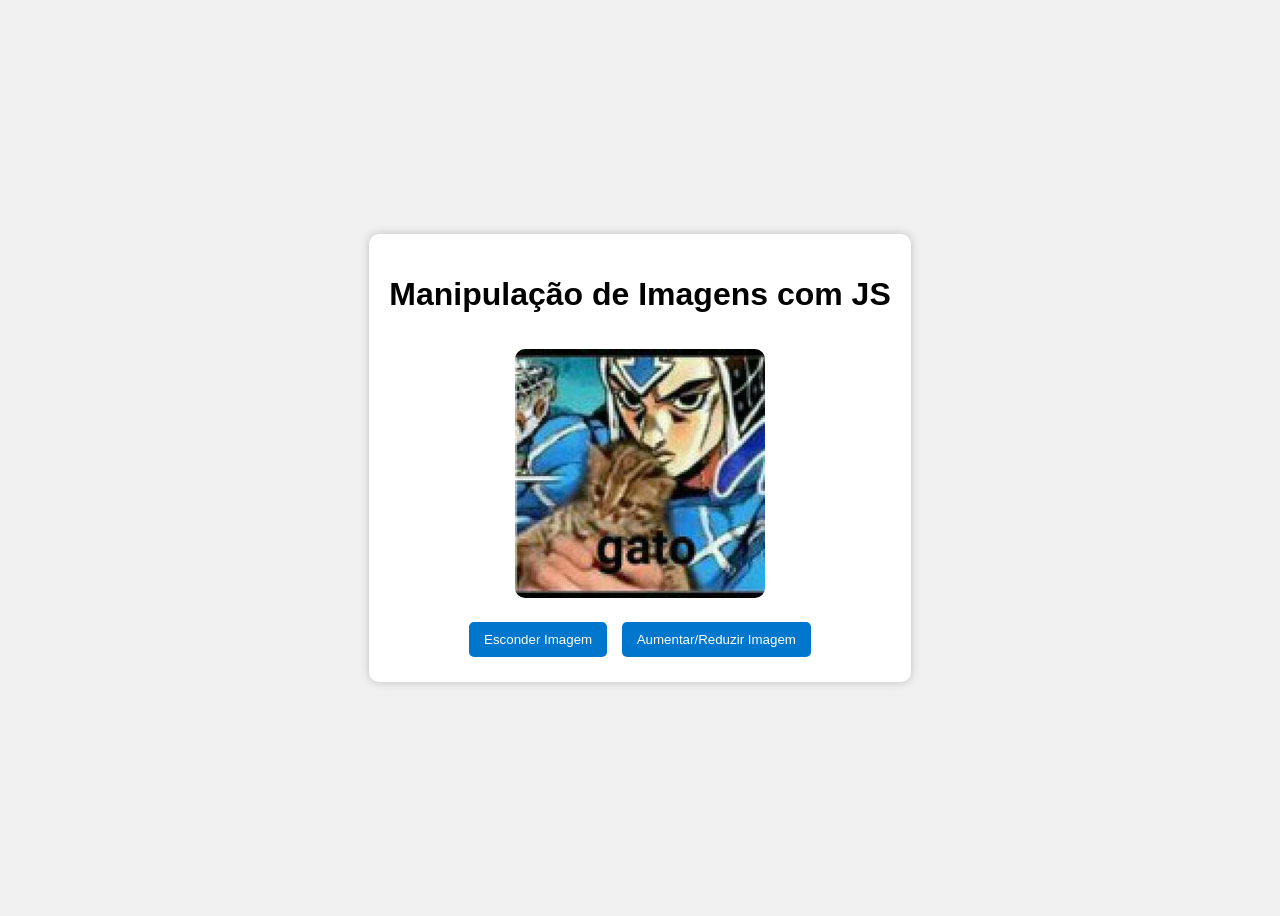
<file: web/atividades-web/manipulacao/index-1.html>
<!DOCTYPE html>
<html lang="pt-br">
<head>
  <meta charset="UTF-8">
  <title>Atividade com Imagens</title>
  <link rel="stylesheet" href="style-1.css">
</head>
<body>
  <div class="container">
    <h1>Manipulação de Imagens com JS</h1>

    <img id="foto" src="img/imagem.webp" alt="Imagem principal">

    <div class="botoes">
      <button id="btnEsconder">Esconder Imagem</button>
      <button id="btnTamanho">Aumentar/Reduzir Imagem</button>
    </div>
  </div>

  <script src="script.js"></script>
</body>
</html>
</file>
<file: web/atividades-web/TDE/TDE03/style.css>
*{

    box-sizing: border-box;
    margin: 0;
    padding: 0;

}

body {

    font-family: Arial, sans-serif;
    background: #fad7a4;
    margin: 0;
    padding: 20px;
    color: #3a3a3a;
    
}

h1 {

    text-align: center;
    margin-bottom: 20px;

}

button {

  cursor: pointer;

}

.container {

    display: flex;
    justify-content: center;
    align-items: flex-start;
    flex-wrap: wrap;
    gap: 20px;


}

.bloco {

    background: #ffefd9;
    padding: 20px;
    border-radius: 10px;
    box-shadow: 0 2px 8px rgba(0, 0, 0, 0.164);
    width: 45%;
    min-width: 300px;
}

#resultado {

    margin-top: 10px;

}

.post {

    background: #f7cfb5;
    border-radius: 8px;
    padding: 20px;
    margin-bottom: 10px;
    
}

.post h3 {

    margin: 0 0 8px;

}

.post button {

    border: none;
    border-radius: 5px;
    font-weight: bold;
    padding: 6px 10px;
    margin-top: 20px;
    margin-right: 5px;
    transition: background 0.5s;

}

.btn-editar {

    color: black;
    background: #ffda6b;
  
}
.btn-editar:hover {

    background: #e0a800;

}

.btn-deletar {

    background: #f74e5f;
    
}
.btn-deletar:hover {

    background: #af2634;

}

#mini-form {

    display: flex;
    flex-direction: column;
    gap: 10px;

}

#mini-form input, #mini-form textarea {

    margin-top: 10px;
    padding: 8px;
    border: 2px solid #dadada;
    border-radius: 5px;

}

#mini-form button {

    background: #007bff;
    color: white;
    font-weight: bold;
    border: none;
    border-radius: 5px;
    padding: 10px;
    margin: 0 auto;
    transition: background 0.2s;

}

#mini-form button:hover {

    background: #0056b3;

}

#btnCarregar {

    display: block;
    padding: 10px 20px;
    font-size: 16px;
    margin: 0 auto 20px auto;
    background: #28a745;
    color: white;
    font-weight: bold;
    border: none;
    border-radius: 8px;

    cursor: pointer;
    transition: background 0.2s, transform 0.1s;

}

#btnCarregar:hover {

    background: #218838;
    transform: scale(1.03);

}

#conteudo {

    padding: 8px;
    border: 1px solid #dadada;
    border-radius: 5px;
    resize: none;
    font-family: inherit;
    font-size: 14px;

}
</file>
<file: web/enciclopedia/poderes.css>
@import url('https://fonts.googleapis.com/css2?family=Alfa+Slab+One&display=swap');
@import url('https://fonts.googleapis.com/css2?family=Bangers&display=swap');
@import url('https://fonts.googleapis.com/css2?family=Poppins:wght@100;300;400;500;600;700;900&display=swap');
@import url('https://fonts.googleapis.com/css2?family=Luckiest+Guy&display=swap');
@import url('https://fonts.googleapis.com/css2?family=Nunito:ital,wght@0,200..1000;1,200..1000&display=swap');

html, body {

    height: 100%;
    margin: 0;

}

body{

    background-color: #0D1B2A;
    font-family: 'Poppins', sans-serif;
    display: flex;
    flex-direction: column;

}

header{

    position: relative;
    background: #0D1B2A;
    z-index: 1;

}

header::after{

    content:"";
    position:absolute;
    left:0; 
    right:0;
    bottom:-60px;
    height:60px;
    background: linear-gradient(to bottom, #0D1B2A 0%, rgba(13,27,42,0) 100%);

}

main {

    flex: 1;

}

main h2{

    color: #E63946;
    font-family: "Luckiest Guy", cursive;
    letter-spacing: 3px;

}

section{

    display: flex;
    justify-content: space-between;

}

.logo-site{

    padding: 10px;

}

.sanduiche{

    display: flex;
    align-items: center;
    padding-right: 40px;
    font-size: 40px;
    color: #D3D3D3;

}   

.sanduiche:hover{

    cursor: pointer;

}

.cabecalho{

    position: relative;
    display: flex;
    justify-content: center;
    align-items: center;
    font-size: 20px;
    width: 100%;
    gap: 50px;

}

.cabecalho a {

    position: relative;
    text-decoration: none;
    color: #faf4f4;
    font-weight: bold;
    padding: 5px 10px;
    transition: 0.5s;

}

.cabecalho a:hover{

    color: #F4A261;
    transition: 0.5s;

}

.cabecalho a::after {

    content: "";
    position: absolute;
    bottom: 0;
    left: 0;
    width: 100%;
    height: 4px;
    background-color: #E63946;
    transform: scaleX(0);
    transform-origin: left;
    transition: transform 0.3s ease;
    border-radius: 30px;

}

.cabecalho a:hover::after {

    transform: scaleX(1);
    transform-origin: left;

}

.cabecalho a:not(:hover)::after {

    transform: scaleX(0);
    transform-origin: right; 

}

.cabecalhoa a.ativo{

    border-bottom: 4px solid #E63946;

}

.cabecalho a.ativo::after {

    transform: scaleX(1);
    transform-origin: left;

}

.cards-containers{

    display: grid;
    justify-content: center;
    align-items: center;

}

.cards-containers-cima, .cards-containers-baixo{

    position: relative;
    display: flex;
    gap: 5em;
    padding-top: 60px;

}

.card{

    display: grid;
    background-color: #cb544e;
    border-radius: 33px;
    box-shadow: 0 4px 15px rgba(0,0,0,0.2);
    transition: 0.5s;
    padding: 20px; 
    max-width: 350px;

}

.card p{

    font-family: 'Popping', sans-serif;
    font-size: 18px;
    padding-bottom: 1em;
    color: #131313;

}

.card button{

    background-color: #0D1B2A;
    color: white;
    font-size: 20px;
    border: none;
    border-radius: 10px;
    padding: 10px 25px 10px 25px;
    justify-self: center;
    cursor: pointer;
    transition: 0.5s;

}

.card button:hover{

    background-color: #F4A261;
    transition: 0.5s;

}

.card:hover {
    
    transform: translateY(-5px);
    box-shadow: 0px 8px 30px rgba(0, 0, 0, 0.6);

}

.card h2 {

    text-align: center;
    color: #ffffff;
    font-family: 'Poppins', sans-serif;
    font-size: 1.5em;
    margin-top: 10px;

}

.cards-containers-cima .card img, .cards-containers-baixo img{

    object-fit: cover;
    object-position: center;
    width: 350px;
    height: 300px;
    border-radius: 30px;

}

/* .popup-overlay {

    position: fixed;
    top: 0;
    left: 0;
    width: 100%;
    height: 100%;
    backdrop-filter: blur(5px);
    background-color: rgba(0,0,0,0.5);
    display: none;
    justify-content: center;
    align-items: center;
    z-index: 999;
    opacity: 0;
    transition: opacity 0.3s ease;

}

.popup-overlay.show {

    display: flex;
    opacity: 1;

}

.popup-content {

    background-color: #0D1B2A;
    padding: 30px;
    border-radius: 20px;
    text-align: center;
    max-width: 500px;
    width: 90%;
    color: white;
    position: relative;
    transform: scale(0.8);
    transition: transform 0.3s ease;

}

.popup-overlay.show .popup-content {

    transform: scale(1);

}

.popup-content img {

    width: 100%;
    max-height: 300px;
    object-fit: cover;
    border-radius: 15px;
    margin-bottom: 15px;

}

.popup-close {

    position: absolute;
    top: 10px;
    right: 15px;
    font-size: 30px;
    cursor: pointer;
    color: white;

}

.popup-content ul{


    border-bottom: 4px dotted #E63946;
    padding-bottom: 2em;

}

.popup-content p mark{

    background-color: #F4A261;

} */

.tabela-poderes{

    display: grid;
    justify-content: center;
    text-align: center;
    margin-top: 5em;
    color: white;

}

footer{

    position: relative;
    display: flex;
    height: 100%;
    background-color: #0D1B2A;
    margin-top: 10em;
    justify-content: space-evenly;
    align-items: center;
    color: white;
    padding-top: 5em;
    padding-bottom: 5em;

}

.logo-site-footer h1{

    font-family: "Bangers", system-ui;

}

footer div div{

    font-size: 15px;

}   

footer nav{

    display: grid;
    justify-content: center;
    justify-items: center; 
    gap: 15px;

}

footer nav a{

    text-decoration: none;
    color: white;

}

footer nav a {

    position: relative;
    text-decoration: none;
    color: #faf4f4;
    font-weight: bold;
    padding: 5px 10px;
    transition: 0.5s;
    width: max-content;

}

footer nav a:hover, footer .footer-icons li i:hover{

    color: #F4A261;
    transition: 0.5s;

}

footer nav a::after, footer .footer-icons li i::after{

    content: "";
    position: absolute;
    bottom: -5px;
    left: 0;
    width: 100%;
    height: 4px;
    background-color: #E63946;
    transform: scaleX(0);
    transform-origin: left;
    transition: transform 0.3s ease;
    border-radius: 30px;

}

footer nav a:hover::after, footer .footer-icons li i:hover::after{

    transform: scaleX(1);
    transform-origin: left;

}

footer nav a:not(:hover)::after, footer .footer-icons li i:not(:hover)::after{

    transform: scaleX(0);
    transform-origin: right; 

}

footer ul{

    display: flex;
    font-size: 40px;
    gap: 20px;

}

footer .footer-icons {
    display: flex;
    justify-content: center;
    gap: 20px;
    list-style: none;
    padding: 0;
    margin: 10px 0;
}

footer .footer-icons li i {

    font-size: 30px;
    color: #faf4f4;
    position: relative;
    transition: 0.3s;

}
</file>
<file: web/enciclopedia/super-gatos.css>
@import url('https://fonts.googleapis.com/css2?family=Alfa+Slab+One&display=swap');
@import url('https://fonts.googleapis.com/css2?family=Bangers&display=swap');
@import url('https://fonts.googleapis.com/css2?family=Poppins:wght@100;300;400;500;600;700;900&display=swap');
@import url('https://fonts.googleapis.com/css2?family=Luckiest+Guy&display=swap');
@import url('https://fonts.googleapis.com/css2?family=Nunito:ital,wght@0,200..1000;1,200..1000&display=swap');

html, body {

    height: 100%;
    margin: 0;

}

body{

    background-color: #0D1B2A;
    font-family: 'Poppins', sans-serif;
    display: flex;
    flex-direction: column;

}

header{

    position: relative;
    background: #0D1B2A;
    z-index: 1;

}

header::after{

    content:"";
    position:absolute;
    left:0; 
    right:0;
    bottom:-60px;
    height:60px;
    background: linear-gradient(to bottom, #0D1B2A 0%, rgba(13,27,42,0) 100%);

}

main {

    flex: 1;

}

main h2{

    color: #E63946;
    font-family: "Luckiest Guy", cursive;
    letter-spacing: 3px;

}

section{

    display: flex;
    justify-content: space-between;

}

.logo-site{

    padding: 10px;

}

.sanduiche{

    display: flex;
    align-items: center;
    padding-right: 40px;
    font-size: 40px;
    color: #D3D3D3;

}   

.sanduiche:hover{

    cursor: pointer;

}

.cabecalho{

    position: relative;
    display: flex;
    justify-content: center;
    align-items: center;
    font-size: 20px;
    width: 100%;
    gap: 50px;

}

.cabecalho a {

    position: relative;
    text-decoration: none;
    color: #faf4f4;
    font-weight: bold;
    padding: 5px 10px;
    transition: 0.5s;

}

.cabecalho a:hover{

    color: #F4A261;
    transition: 0.5s;

}

.cabecalho a::after {

    content: "";
    position: absolute;
    bottom: 0;
    left: 0;
    width: 100%;
    height: 4px;
    background-color: #E63946;
    transform: scaleX(0);
    transform-origin: left;
    transition: transform 0.3s ease;
    border-radius: 30px;

}

.cabecalho a:hover::after {

    transform: scaleX(1);
    transform-origin: left;

}

.cabecalho a:not(:hover)::after {

    transform: scaleX(0);
    transform-origin: right; 

}

.cabecalhoa a.ativo{

    border-bottom: 4px solid #E63946;

}

.cabecalho a.ativo::after {

    transform: scaleX(1);
    transform-origin: left;

}

.banner {

    background: #ffffff;
    position: relative;
    padding: 120px 60px 100px 100px;

}

.banner::before {

    content: "";
    position: absolute;
    top: 0;
    left: 50%;
    transform: translateX(-50%);
    width: 400px;
    height: 200px;
    background-color: #0D1B2A;
    border-radius: 50% 50% 0 0;

}

.banner::after {

    content: "";
    position: absolute;
    top: -20px;
    left: 50%;
    transform: translateX(-50%);
    width: 620px;
    height: 350px;
    background-color: #0D1B2A;
    clip-path: polygon(0% 100%, 20% 0%, 70% 60%, 60% 25%, 80% 0%, 100% 100%, 100% 100%, 0% 100%);
    
}

.banner h1 {

    position: relative;
    z-index: 2;
    font-size: 2.5rem;
    margin: 0;
    text-align: center;
    border: 5px solid #cb544e;
    background-color: #0d1b2a9a;

}

.cards-containers{

    display: grid;
    justify-content: center;
    align-items: center;

}

.cards-containers-cima, .cards-containers-baixo{

    position: relative;
    display: flex;
    gap: 5em;
    padding-top: 60px;

}

.card{

    display: grid;
    background-color: #cb544e;
    border-radius: 33px;
    box-shadow: 0 4px 15px rgba(0,0,0,0.2);
    transition: 0.5s;
    padding: 20px; 
    max-width: 350px;

}

.card p{

    font-family: 'Popping', sans-serif;
    font-size: 18px;
    padding-bottom: 1em;
    color: #131313;

}

.card button{

    background-color: #0D1B2A;
    color: white;
    font-size: 20px;
    border: none;
    border-radius: 10px;
    padding: 10px 25px 10px 25px;
    justify-self: center;
    cursor: pointer;
    transition: 0.5s;

}

.card button:hover{

    background-color: #F4A261;
    transition: 0.5s;

}

.card:hover {
    
    transform: translateY(-5px);
    box-shadow: 0px 8px 30px rgba(0, 0, 0, 0.6);

}

.card h2 {

    text-align: center;
    color: #ffffff;
    font-family: 'Poppins', sans-serif;
    font-size: 1.5em;
    margin-top: 10px;

}

.cards-containers-cima .card img, .cards-containers-baixo img{

    object-fit: cover;
    object-position: center;
    width: 350px;
    height: 300px;
    border-radius: 30px;

}

.popup-overlay {

    position: fixed;
    top: 0;
    left: 0;
    width: 100%;
    height: 100%;
    backdrop-filter: blur(5px);
    background-color: rgba(0,0,0,0.5);
    display: none;
    justify-content: center;
    align-items: center;
    z-index: 999;
    opacity: 0;
    transition: opacity 0.3s ease;

}

.popup-overlay.show {

    display: flex;
    opacity: 1;

}

.popup-content {

    background-color: #0D1B2A;
    padding: 30px;
    border-radius: 20px;
    text-align: center;
    max-width: 500px;
    width: 90%;
    color: white;
    position: relative;
    transform: scale(0.8);
    transition: transform 0.3s ease;

}

.popup-overlay.show .popup-content {

    transform: scale(1);

}

.popup-content img {

    width: 100%;
    max-height: 300px;
    object-fit: cover;
    border-radius: 15px;
    margin-bottom: 15px;

}

.popup-close {

    position: absolute;
    top: 10px;
    right: 15px;
    font-size: 30px;
    cursor: pointer;
    color: white;

}

.popup-content ul{


    border-bottom: 4px dotted #E63946;
    padding-bottom: 2em;

}

.popup-content p mark{

    background-color: #F4A261;

}

.tabela-herois{

    display: grid;
    justify-content: center;
    text-align: center;
    margin-top: 5em;
    color: white;

}

th{

    background-color: #F4A261;

}

tr{

    background-color: #cb544e;

}

footer{

    position: relative;
    display: flex;
    height: 100%;
    background-color: #0D1B2A;
    margin-top: 10em;
    justify-content: space-evenly;
    align-items: center;
    color: white;
    padding-top: 5em;
    padding-bottom: 5em;

}

.logo-site-footer h1{

    font-family: "Bangers", system-ui;

}

footer div div{

    font-size: 15px;

}   

footer nav{

    display: grid;
    justify-content: center;
    justify-items: center; 
    gap: 15px;

}

footer nav a{

    text-decoration: none;
    color: white;

}

footer nav a {

    position: relative;
    text-decoration: none;
    color: #faf4f4;
    font-weight: bold;
    padding: 5px 10px;
    transition: 0.5s;
    width: max-content;

}

footer nav a:hover, footer .footer-icons li i:hover{

    color: #F4A261;
    transition: 0.5s;

}

footer nav a::after, footer .footer-icons li i::after{

    content: "";
    position: absolute;
    bottom: -5px;
    left: 0;
    width: 100%;
    height: 4px;
    background-color: #E63946;
    transform: scaleX(0);
    transform-origin: left;
    transition: transform 0.3s ease;
    border-radius: 30px;

}

footer nav a:hover::after, footer .footer-icons li i:hover::after{

    transform: scaleX(1);
    transform-origin: left;

}

footer nav a:not(:hover)::after, footer .footer-icons li i:not(:hover)::after{

    transform: scaleX(0);
    transform-origin: right; 

}

footer ul{

    display: flex;
    font-size: 40px;
    gap: 20px;

}

footer .footer-icons {
    display: flex;
    justify-content: center;
    gap: 20px;
    list-style: none;
    padding: 0;
    margin: 10px 0;
}

footer .footer-icons li i {

    font-size: 30px;
    color: #faf4f4;
    position: relative;
    transition: 0.3s;

}
</file>
<file: web/enciclopedia/viloes-gatos.css>
@import url('https://fonts.googleapis.com/css2?family=Alfa+Slab+One&display=swap');
@import url('https://fonts.googleapis.com/css2?family=Bangers&display=swap');
@import url('https://fonts.googleapis.com/css2?family=Poppins:wght@100;300;400;500;600;700;900&display=swap');
@import url('https://fonts.googleapis.com/css2?family=Luckiest+Guy&display=swap');
@import url('https://fonts.googleapis.com/css2?family=Nunito:ital,wght@0,200..1000;1,200..1000&display=swap');

html, body {

    height: 100%;
    margin: 0;

}

body{

    background-color: #0D1B2A;
    font-family: 'Poppins', sans-serif;
    display: flex;
    flex-direction: column;

}

header{

    position: relative;
    background: #0D1B2A;
    z-index: 1;

}

header::after{

    content:"";
    position:absolute;
    left:0; 
    right:0;
    bottom:-60px;
    height:60px;
    background: linear-gradient(to bottom, #0D1B2A 0%, rgba(13,27,42,0) 100%);

}

main {

    flex: 1;

}

main h2{

    color: #E63946;
    font-family: "Luckiest Guy", cursive;
    letter-spacing: 3px;

}

section{

    display: flex;
    justify-content: space-between;

}

.logo-site{

    padding: 10px;

}

.sanduiche{

    display: flex;
    align-items: center;
    padding-right: 40px;
    font-size: 40px;
    color: #D3D3D3;

}   

.sanduiche:hover{

    cursor: pointer;

}

.cabecalho{

    position: relative;
    display: flex;
    justify-content: center;
    align-items: center;
    font-size: 20px;
    width: 100%;
    gap: 50px;

}

.cabecalho a {

    position: relative;
    text-decoration: none;
    color: #faf4f4;
    font-weight: bold;
    padding: 5px 10px;
    transition: 0.5s;

}

.cabecalho a:hover{

    color: #F4A261;
    transition: 0.5s;

}

.cabecalho a::after {

    content: "";
    position: absolute;
    bottom: 0;
    left: 0;
    width: 100%;
    height: 4px;
    background-color: #E63946;
    transform: scaleX(0);
    transform-origin: left;
    transition: transform 0.3s ease;
    border-radius: 30px;

}

.cabecalho a:hover::after {

    transform: scaleX(1);
    transform-origin: left;

}

.cabecalho a:not(:hover)::after {

    transform: scaleX(0);
    transform-origin: right; 

}

.cabecalhoa a.ativo{

    border-bottom: 4px solid #E63946;

}

.cabecalho a.ativo::after {

    transform: scaleX(1);
    transform-origin: left;

}

.banner {

    background: #ffffff;
    position: relative;
    padding: 120px 60px 100px 100px;

}

.banner::before {

    content: "";
    position: absolute;
    top: 0;
    left: 50%;
    transform: translateX(-50%);
    width: 400px;
    height: 200px;
    background-color: #0D1B2A;
    border-radius: 50% 50% 0 0;

}

.banner::after {

    content: "";
    position: absolute;
    top: -20px;
    left: 50%;
    transform: translateX(-50%);
    width: 620px;
    height: 350px;
    background-color: #0D1B2A;
    clip-path: polygon(0% 100%, 20% 0%, 70% 60%, 60% 25%, 80% 0%, 100% 100%, 100% 100%, 0% 100%);
    
}

.banner h1 {

    position: relative;
    z-index: 2;
    font-size: 2.5rem;
    margin: 0;
    text-align: center;
    border: 5px solid #cb544e;
    background-color: #0d1b2a9a;

}

.cards-containers{

    display: grid;
    justify-content: center;
    align-items: center;

}

.cards-containers-cima, .cards-containers-baixo{

    position: relative;
    display: flex;
    gap: 5em;
    padding-top: 60px;

}

.card{

    display: grid;
    background-color: #cb544e;
    border-radius: 33px;
    box-shadow: 0 4px 15px rgba(0,0,0,0.2);
    transition: 0.5s;
    padding: 20px; 
    max-width: 350px;

}

.card p{

    font-family: 'Popping', sans-serif;
    font-size: 18px;
    padding-bottom: 1em;
    color: #131313;

}

.card button{

    background-color: #0D1B2A;
    color: white;
    font-size: 20px;
    border: none;
    border-radius: 10px;
    padding: 10px 25px 10px 25px;
    justify-self: center;
    cursor: pointer;
    transition: 0.5s;

}

.card button:hover{

    background-color: #F4A261;
    transition: 0.5s;

}

.card:hover {
    
    transform: translateY(-5px);
    box-shadow: 0px 8px 30px rgba(0, 0, 0, 0.6);

}

.card h2 {

    text-align: center;
    color: #ffffff;
    font-family: 'Poppins', sans-serif;
    font-size: 1.5em;
    margin-top: 10px;

}

.cards-containers-cima .card img, .cards-containers-baixo img{

    object-fit: cover;
    object-position: center;
    width: 350px;
    height: 300px;
    border-radius: 30px;

}

.popup-overlay {

    position: fixed;
    top: 0;
    left: 0;
    width: 100%;
    height: 100%;
    backdrop-filter: blur(5px);
    background-color: rgba(0,0,0,0.5);
    display: none;
    justify-content: center;
    align-items: center;
    z-index: 999;
    opacity: 0;
    transition: opacity 0.3s ease;

}

.popup-overlay.show {

    display: flex;
    opacity: 1;

}

.popup-content {

    background-color: #0D1B2A;
    padding: 30px;
    border-radius: 20px;
    text-align: center;
    max-width: 500px;
    width: 90%;
    color: white;
    position: relative;
    transform: scale(0.8);
    transition: transform 0.3s ease;

}

.popup-overlay.show .popup-content {

    transform: scale(1);

}

.popup-content img {

    width: 100%;
    max-height: 300px;
    object-fit: cover;
    border-radius: 15px;
    margin-bottom: 15px;

}

.popup-close {

    position: absolute;
    top: 10px;
    right: 15px;
    font-size: 30px;
    cursor: pointer;
    color: white;

}

.popup-content ul{


    border-bottom: 4px dotted #E63946;
    padding-bottom: 2em;

}

.popup-content p mark{

    background-color: #F4A261;

}

.tabela-viloes{

    display: grid;
    justify-content: center;
    text-align: center;
    margin-top: 5em;
    color: white;

}

th{

    background-color: #F4A261;

}

tr{

    background-color: #cb544e;

}

footer{

    position: relative;
    display: flex;
    height: 100%;
    background-color: #0D1B2A;
    margin-top: 10em;
    justify-content: space-evenly;
    align-items: center;
    color: white;
    padding-top: 5em;
    padding-bottom: 5em;

}

.logo-site-footer h1{

    font-family: "Bangers", system-ui;

}

footer div div{

    font-size: 15px;

}   

footer nav{

    display: grid;
    justify-content: center;
    justify-items: center; 
    gap: 15px;

}

footer nav a{

    text-decoration: none;
    color: white;

}

footer nav a {

    position: relative;
    text-decoration: none;
    color: #faf4f4;
    font-weight: bold;
    padding: 5px 10px;
    transition: 0.5s;
    width: max-content;

}

footer nav a:hover, footer .footer-icons li i:hover{

    color: #F4A261;
    transition: 0.5s;

}

footer nav a::after, footer .footer-icons li i::after{

    content: "";
    position: absolute;
    bottom: -5px;
    left: 0;
    width: 100%;
    height: 4px;
    background-color: #E63946;
    transform: scaleX(0);
    transform-origin: left;
    transition: transform 0.3s ease;
    border-radius: 30px;

}

footer nav a:hover::after, footer .footer-icons li i:hover::after{

    transform: scaleX(1);
    transform-origin: left;

}

footer nav a:not(:hover)::after, footer .footer-icons li i:not(:hover)::after{

    transform: scaleX(0);
    transform-origin: right; 

}

footer ul{

    display: flex;
    font-size: 40px;
    gap: 20px;

}

footer .footer-icons {
    display: flex;
    justify-content: center;
    gap: 20px;
    list-style: none;
    padding: 0;
    margin: 10px 0;
}

footer .footer-icons li i {

    font-size: 30px;
    color: #faf4f4;
    position: relative;
    transition: 0.3s;

}
</file>
<file: web/atividades-web/manipulacao/style-1.css>
body {
  font-family: Arial, sans-serif;
  background: #f0f0f0;
  display: flex;
  height: 100vh;
  justify-content: center;
  align-items: center;
}

.container {
  background: white;
  padding: 20px;
  border-radius: 10px;
  text-align: center;
  box-shadow: 0 0 10px rgba(0,0,0,0.2);
}

img {
  width: 250px;
  height: auto;
  margin: 15px 0;
  border-radius: 10px;
  transition: all 0.3s ease;
}

.botoes button {
  margin: 5px;
  padding: 10px 15px;
  background: #0077cc;
  color: white;
  border: none;
  border-radius: 5px;
  cursor: pointer;
}

.botoes button:hover {
  background: #005fa3;
}
</file>
